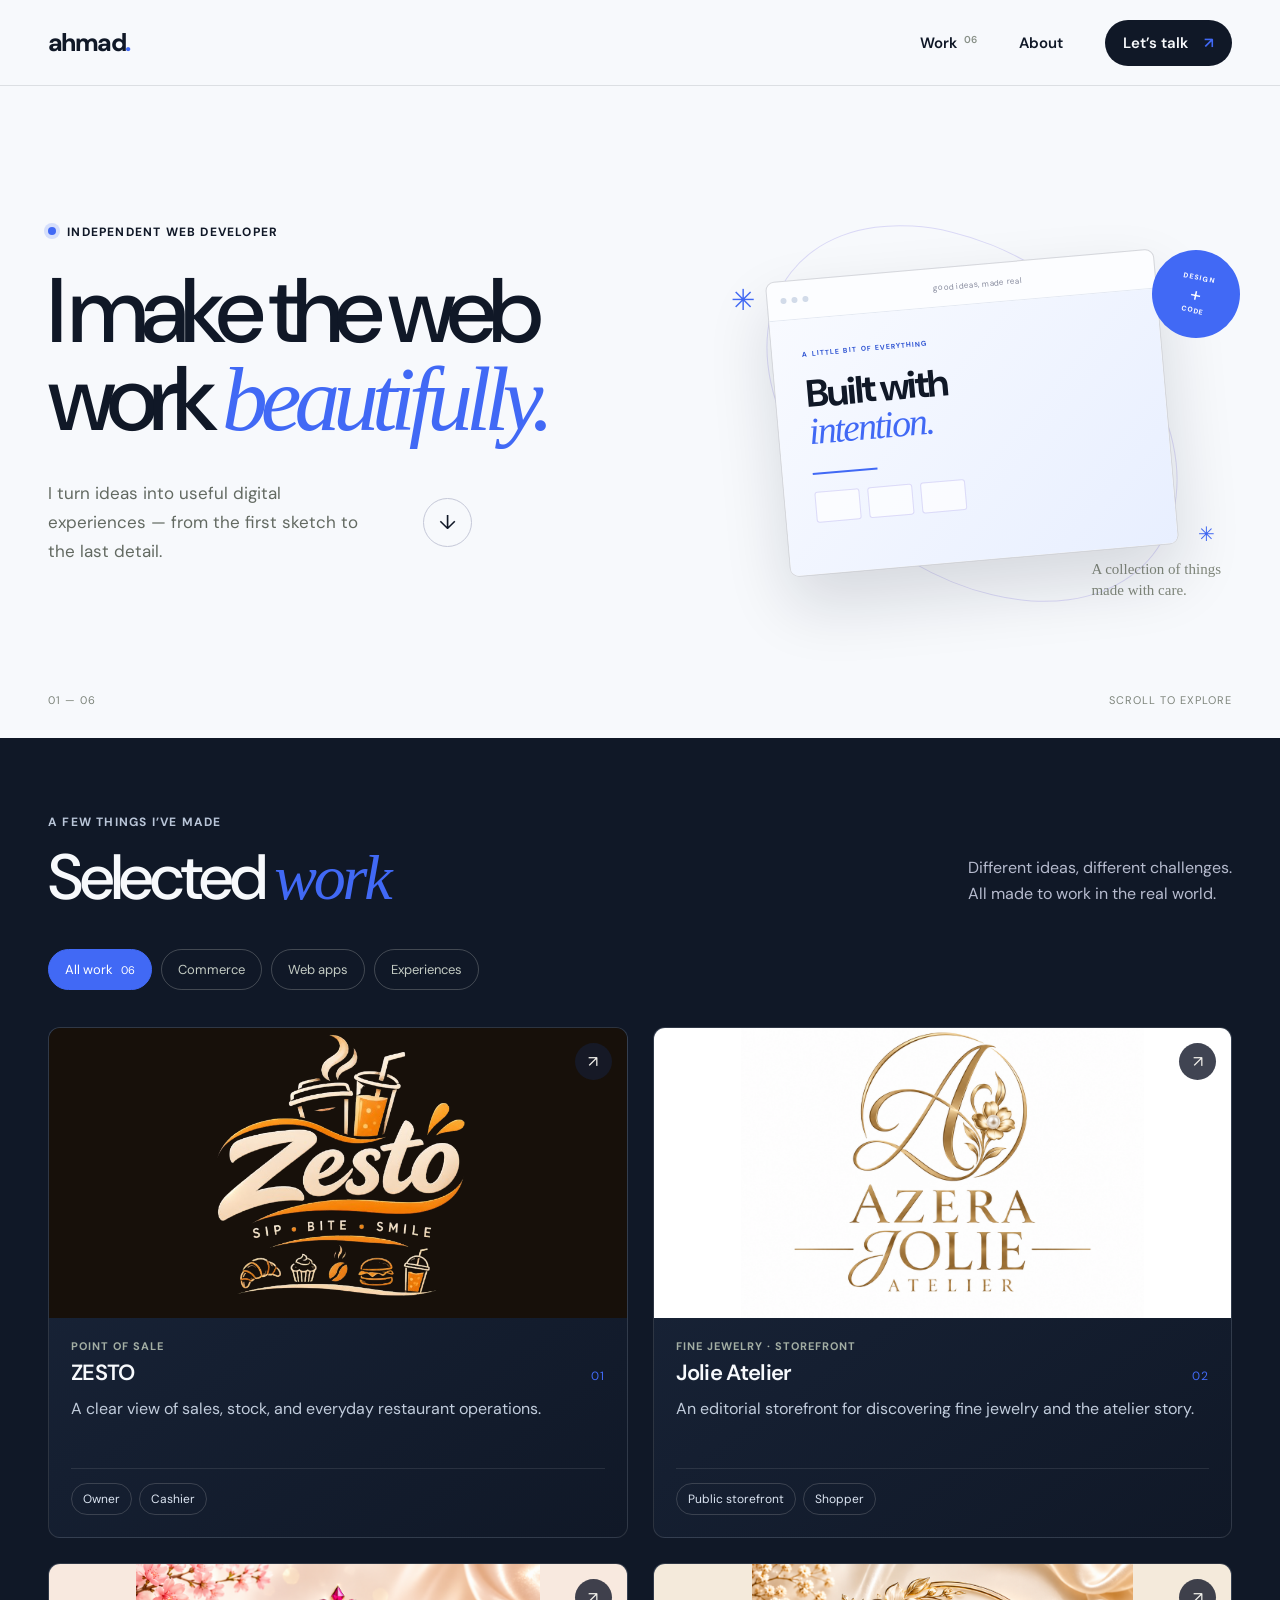
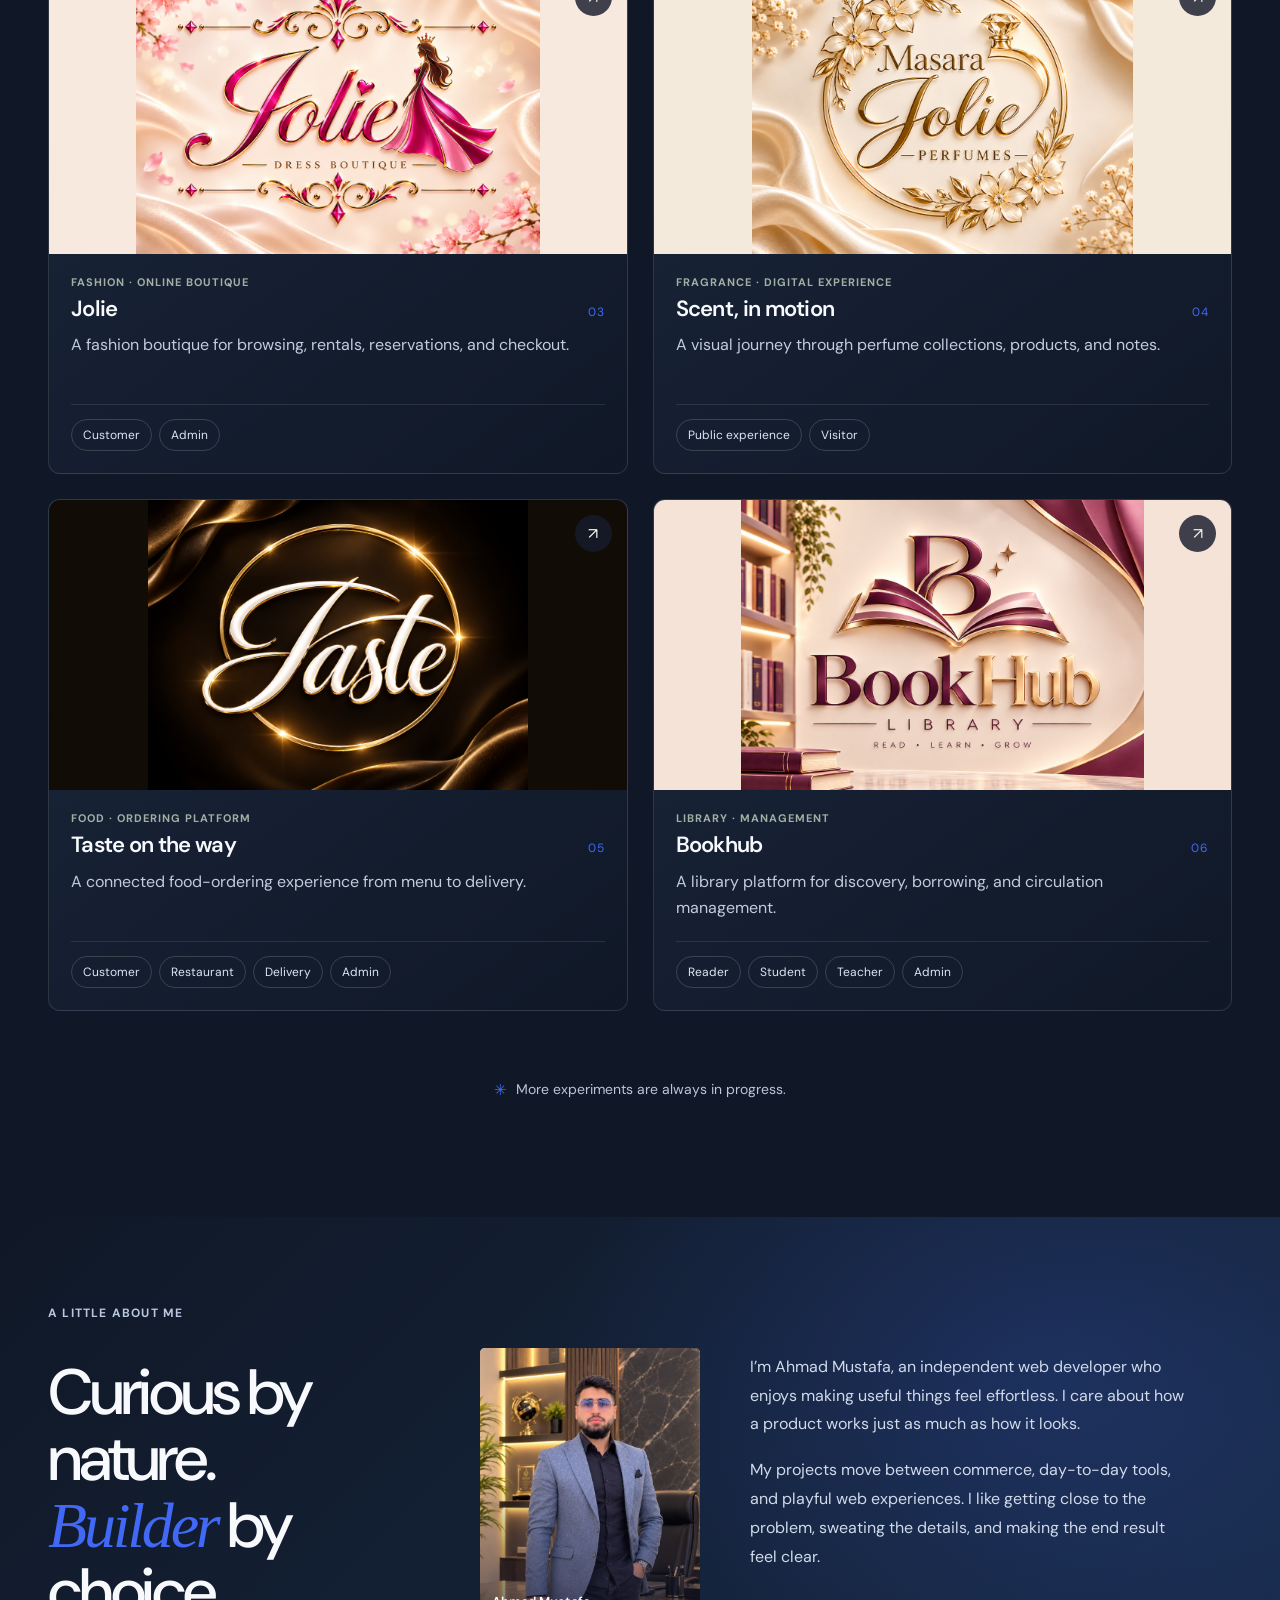
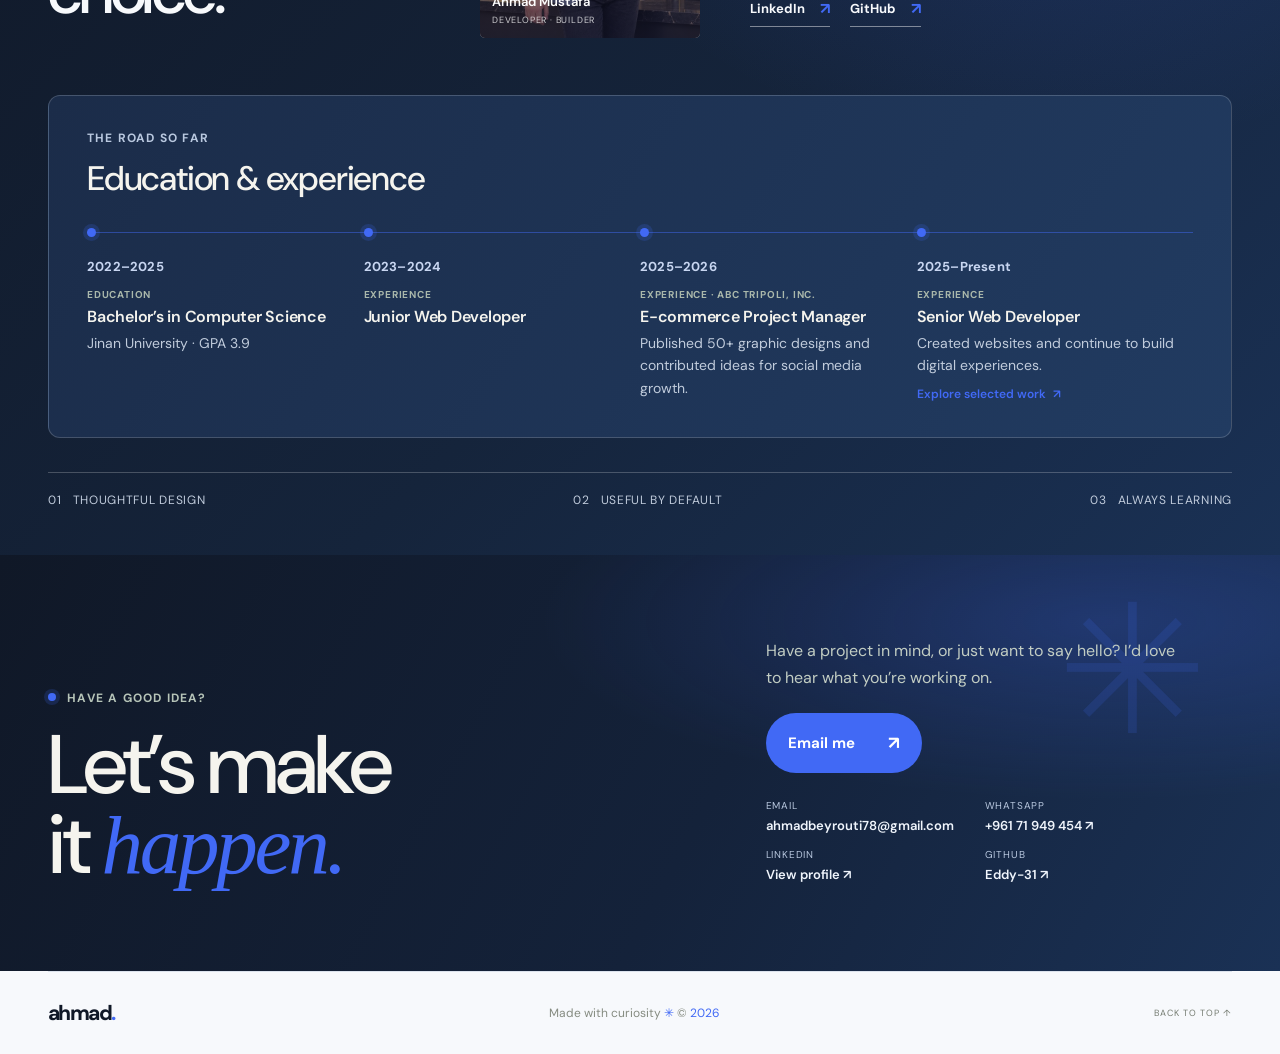
<file: index.html>
<!doctype html>
<html lang="en">
  <head>
    <meta charset="utf-8">
    <meta name="viewport" content="width=device-width, initial-scale=1">
    <meta name="theme-color" content="#f5f4ee">
    <meta name="description" content="A collection of thoughtful digital products, storefronts, and tools by Ahmad Mustafa.">
    <title>Ahmad Mustafa — Selected work</title>
    <meta property="og:title" content="Ahmad Mustafa | Portfolio">
    <meta property="og:description" content="Explore my web development projects and skills.">
    <meta property="og:image" content="https://eddy-31.github.io/My-Portofolio/portfolio-preview.jpg">
    <meta property="og:image:type" content="image/jpeg">
    <meta property="og:image:width" content="1200">
    <meta property="og:image:height" content="630">
    <meta property="og:image:alt" content="Ahmad Mustafa - Full Stack Developer portfolio preview">
    <meta property="og:url" content="https://eddy-31.github.io/My-Portofolio/">
    <meta property="og:type" content="website">
    <link rel="preconnect" href="https://fonts.googleapis.com">
    <link rel="preconnect" href="https://fonts.gstatic.com" crossorigin>
    <link href="https://fonts.googleapis.com/css2?family=DM+Sans:wght@400;500;600;700&family=Manrope:wght@400;500;600;700;800&display=swap" rel="stylesheet">
    <link rel="stylesheet" href="styles.css">
    <script src="script.js" defer></script>
  </head>
  <body>
    <header class="site-header">
      <a class="wordmark" href="#home" aria-label="Ahmad, home">ahmad<span>.</span></a>
      <button class="menu-toggle" type="button" aria-expanded="false" aria-controls="site-nav">
        <span></span><span></span><span class="sr-only">Toggle navigation</span>
      </button>
      <nav class="site-nav" id="site-nav" aria-label="Main navigation">
        <a href="#work">Work <span>06</span></a>
        <a href="#about">About</a>
        <a class="nav-contact" href="#contact">Let’s talk <span aria-hidden="true">↗</span></a>
      </nav>
    </header>

    <main>
      <section class="hero page-wrap" id="home">
        <div class="hero-copy">
          <p class="eyebrow"><span class="availability-dot"></span> INDEPENDENT WEB DEVELOPER</p>
          <h1>I make the web<br>work <em>beautifully.</em></h1>
          <div class="hero-bottom">
            <p class="hero-intro">I turn ideas into useful digital experiences — from the first sketch to the last detail.</p>
            <a class="round-link" href="#work" aria-label="Explore selected work"><span>↓</span></a>
          </div>
        </div>
        <div class="hero-art" aria-label="Abstract illustration of a browser window and interface cards">
          <div class="art-orbit orbit-one"></div>
          <div class="art-orbit orbit-two"></div>
          <div class="art-browser">
            <div class="browser-bar"><i></i><i></i><i></i><span>good ideas, made real</span></div>
            <div class="browser-content">
              <div class="art-label">A LITTLE BIT OF EVERYTHING</div>
              <div class="art-headline">Built with<br><em>intention.</em></div>
              <div class="art-line"></div>
              <div class="art-mini-grid"><b></b><b></b><b></b></div>
            </div>
          </div>
          <div class="art-sticker"><span>DESIGN</span><b>+</b><span>CODE</span></div>
          <div class="art-sparkle sparkle-one">✳</div>
          <div class="art-sparkle sparkle-two">✳</div>
          <div class="art-caption">A collection of things<br>made with care.</div>
        </div>
        <div class="hero-index"><span>01 — 06</span><span>SCROLL TO EXPLORE</span></div>
      </section>

      <section class="work-section page-wrap" id="work">
        <div class="section-heading">
          <div>
            <p class="eyebrow">A FEW THINGS I’VE MADE</p>
            <h2>Selected <em>work</em></h2>
          </div>
          <p class="section-note">Different ideas, different challenges.<br>All made to work in the real world.</p>
        </div>

        <div class="filters" role="group" aria-label="Filter projects">
          <button class="filter-button is-active" type="button" data-filter="all" aria-pressed="true">All work <span>06</span></button>
          <button class="filter-button" type="button" data-filter="commerce" aria-pressed="false">Commerce</button>
          <button class="filter-button" type="button" data-filter="web-app" aria-pressed="false">Web apps</button>
          <button class="filter-button" type="button" data-filter="experience" aria-pressed="false">Experiences</button>
        </div>

        <div class="project-grid">
          <article class="project-card" data-category="web-app">
            <a class="project-link" href="project.html?project=zesto" aria-label="Explore ZESTO for owners and cashiers">
              <div class="project-image brand-cover brand-cover-zesto">
                <img class="project-snapshot-image is-brand-logo" src="images/brand-logos/zesto.png" alt="ZESTO logo" loading="lazy">
                <span class="image-index">01 / OPERATIONS</span>
                <span class="project-arrow" aria-hidden="true">↗</span>
              </div>
              <div class="project-card-content">
                <p class="project-type">POINT OF SALE</p>
                <div class="project-card-title"><h3>ZESTO</h3><span>01</span></div>
                <p class="project-description">A clear view of sales, stock, and everyday restaurant operations.</p>
                <div class="project-roles" aria-label="Project roles"><span>Owner</span><span>Cashier</span></div>
              </div>
            </a>
          </article>

          <article class="project-card" data-category="commerce">
            <a class="project-link" href="project.html?project=atelier" aria-label="Explore the Jolie Atelier jewelry storefront">
              <div class="project-image brand-cover brand-cover-atelier">
                <img class="project-snapshot-image is-brand-logo" src="images/brand-logos/atelier.png" alt="Azera Jolie Atelier logo" loading="lazy">
                <span class="image-index">02 / JEWELRY</span>
                <span class="project-arrow" aria-hidden="true">↗</span>
              </div>
              <div class="project-card-content">
                <p class="project-type">FINE JEWELRY · STOREFRONT</p>
                <div class="project-card-title"><h3>Jolie Atelier</h3><span>02</span></div>
                <p class="project-description">An editorial storefront for discovering fine jewelry and the atelier story.</p>
                <div class="project-roles" aria-label="Project audience"><span>Public storefront</span><span>Shopper</span></div>
              </div>
            </a>
          </article>

          <article class="project-card" data-category="commerce">
            <a class="project-link" href="project.html?project=jolie" aria-label="Explore the Jolie boutique for customers and admins">
              <div class="project-image brand-cover brand-cover-jolie">
                <img class="project-snapshot-image is-brand-logo" src="images/brand-logos/jolie.png" alt="Jolie dress boutique logo" loading="lazy">
                <span class="image-index">03 / BOUTIQUE</span>
                <span class="project-arrow" aria-hidden="true">↗</span>
              </div>
              <div class="project-card-content">
                <p class="project-type">FASHION · ONLINE BOUTIQUE</p>
                <div class="project-card-title"><h3>Jolie</h3><span>03</span></div>
                <p class="project-description">A fashion boutique for browsing, rentals, reservations, and checkout.</p>
                <div class="project-roles" aria-label="Project roles"><span>Customer</span><span>Admin</span></div>
              </div>
            </a>
          </article>

          <article class="project-card" data-category="experience">
            <a class="project-link" href="project.html?project=scent" aria-label="Explore the Jolie perfume collection">
              <div class="project-image brand-cover brand-cover-scent">
                <img class="project-snapshot-image is-brand-logo" src="images/brand-logos/scent.png" alt="Masara Jolie perfumes logo" loading="lazy">
                <span class="image-index">04 / FRAGRANCE</span>
                <span class="project-arrow" aria-hidden="true">↗</span>
              </div>
              <div class="project-card-content">
                <p class="project-type">FRAGRANCE · DIGITAL EXPERIENCE</p>
                <div class="project-card-title"><h3>Scent, in motion</h3><span>04</span></div>
                <p class="project-description">A visual journey through perfume collections, products, and notes.</p>
                <div class="project-roles" aria-label="Project audience"><span>Public experience</span><span>Visitor</span></div>
              </div>
            </a>
          </article>

          <article class="project-card" data-category="web-app">
            <a class="project-link" href="project.html?project=taste" aria-label="Explore Taste for customers, restaurants, delivery, and admins">
              <div class="project-image brand-cover brand-cover-taste">
                <img class="project-snapshot-image is-brand-logo" src="images/brand-logos/taste.png" alt="Taste logo" loading="lazy">
                <span class="image-index">05 / FOOD & DELIVERY</span>
                <span class="project-arrow" aria-hidden="true">↗</span>
              </div>
              <div class="project-card-content">
                <p class="project-type">FOOD · ORDERING PLATFORM</p>
                <div class="project-card-title"><h3>Taste on the way</h3><span>05</span></div>
                <p class="project-description">A connected food-ordering experience from menu to delivery.</p>
                <div class="project-roles" aria-label="Project roles"><span>Customer</span><span>Restaurant</span><span>Delivery</span><span>Admin</span></div>
              </div>
            </a>
          </article>

          <article class="project-card" data-category="web-app">
            <a class="project-link" href="project.html?project=bookhub" aria-label="Explore Bookhub for readers, students, teachers, and admins">
              <div class="project-image brand-cover brand-cover-bookhub">
                <img class="project-snapshot-image is-brand-logo" src="images/brand-logos/bookhub.png" alt="Bookhub library logo" loading="lazy">
                <span class="image-index">06 / LIBRARY</span>
                <span class="project-arrow" aria-hidden="true">↗</span>
              </div>
              <div class="project-card-content">
                <p class="project-type">LIBRARY · MANAGEMENT</p>
                <div class="project-card-title"><h3>Bookhub</h3><span>06</span></div>
                <p class="project-description">A library platform for discovery, borrowing, and circulation management.</p>
                <div class="project-roles" aria-label="Project roles"><span>Reader</span><span>Student</span><span>Teacher</span><span>Admin</span></div>
              </div>
            </a>
          </article>
        </div>
        <p class="grid-footnote"><span>✳</span> More experiments are always in progress.</p>
      </section>

      <section class="about-section" id="about">
        <div class="about-inner page-wrap">
          <p class="eyebrow">A LITTLE ABOUT ME</p>
          <div class="about-content">
            <div class="about-intro">
              <h2>Curious by nature.<br><em>Builder</em> by choice.</h2>
              <figure class="about-portrait">
                <img src="images/ahmad-mustafa.jpeg" alt="Portrait of Ahmad Mustafa">
                <figcaption><strong>Ahmad Mustafa</strong><span>DEVELOPER · BUILDER</span></figcaption>
              </figure>
            </div>
            <div class="about-copy">
              <p>I’m Ahmad Mustafa, an independent web developer who enjoys making useful things feel effortless. I care about how a product works just as much as how it looks.</p>
              <p>My projects move between commerce, day-to-day tools, and playful web experiences. I like getting close to the problem, sweating the details, and making the end result feel clear.</p>
              <div class="about-links">
                <a class="text-link" href="https://www.linkedin.com/in/ahmad-mustafa-e%E1%B4%85%E1%B4%85%CA%8F-2672b339b/" target="_blank" rel="noreferrer">LinkedIn <span>↗</span></a>
                <a class="text-link" href="https://github.com/Eddy-31" target="_blank" rel="noreferrer">GitHub <span>↗</span></a>
              </div>
            </div>
          </div>
          <section class="career-path" aria-labelledby="career-path-title">
            <div class="career-heading">
              <p class="eyebrow">THE ROAD SO FAR</p>
              <h3 id="career-path-title">Education &amp; experience</h3>
            </div>
            <ol class="career-timeline">
              <li>
                <span class="career-date">2022–2025</span>
                <div class="career-entry">
                  <span class="career-type">EDUCATION</span>
                  <h4>Bachelor’s in Computer Science</h4>
                  <p>Jinan University · GPA 3.9</p>
                </div>
              </li>
              <li>
                <span class="career-date">2023–2024</span>
                <div class="career-entry">
                  <span class="career-type">EXPERIENCE</span>
                  <h4>Junior Web Developer</h4>
                </div>
              </li>
              <li>
                <span class="career-date">2025–2026</span>
                <div class="career-entry">
                  <span class="career-type">EXPERIENCE · ABC TRIPOLI, INC.</span>
                  <h4>E-commerce Project Manager</h4>
                  <p>Published 50+ graphic designs and contributed ideas for social media growth.</p>
                </div>
              </li>
              <li>
                <span class="career-date">2025–Present</span>
                <div class="career-entry">
                  <span class="career-type">EXPERIENCE</span>
                  <h4>Senior Web Developer</h4>
                  <p>Created websites and continue to build digital experiences.</p>
                  <a href="#work">Explore selected work <span aria-hidden="true">↗</span></a>
                </div>
              </li>
            </ol>
          </section>
          <div class="about-values"><span>01 &nbsp; THOUGHTFUL DESIGN</span><span>02 &nbsp; USEFUL BY DEFAULT</span><span>03 &nbsp; ALWAYS LEARNING</span></div>
        </div>
      </section>

      <section class="contact-section page-wrap" id="contact">
        <div class="contact-copy">
          <p class="eyebrow"><span class="availability-dot"></span> HAVE A GOOD IDEA?</p>
          <h2>Let’s make<br>it <em>happen.</em></h2>
        </div>
        <div class="contact-action">
          <p>Have a project in mind, or just want to say hello? I’d love to hear what you’re working on.</p>
          <a class="contact-button" href="https://mail.google.com/mail/?view=cm&amp;fs=1&amp;to=ahmadbeyrouti78%40gmail.com" target="_blank" rel="noopener noreferrer">Email me <span>↗</span></a>
          <div class="contact-details" aria-label="Contact details">
            <a href="https://mail.google.com/mail/?view=cm&amp;fs=1&amp;to=ahmadbeyrouti78%40gmail.com" target="_blank" rel="noopener noreferrer"><span>Email</span><strong>ahmadbeyrouti78@gmail.com</strong></a>
            <a href="https://wa.me/96171949454" target="_blank" rel="noopener noreferrer" aria-label="Message me on WhatsApp"><span>WhatsApp</span><strong>+961 71 949 454 ↗</strong></a>
            <a href="https://www.linkedin.com/in/ahmad-mustafa-e%E1%B4%85%E1%B4%85%CA%8F-2672b339b/" target="_blank" rel="noreferrer"><span>LinkedIn</span><strong>View profile ↗</strong></a>
            <a href="https://github.com/Eddy-31" target="_blank" rel="noreferrer"><span>GitHub</span><strong>Eddy-31 ↗</strong></a>
          </div>
        </div>
        <div class="contact-doodle" aria-hidden="true">✳</div>
      </section>
    </main>

    <footer class="site-footer page-wrap">
      <a class="wordmark" href="#home">ahmad<span>.</span></a>
      <p>Made with curiosity <span>✳</span> © <span id="current-year">2026</span></p>
      <a class="back-to-top" href="#home">BACK TO TOP ↑</a>
    </footer>
  </body>
</html>
</file>
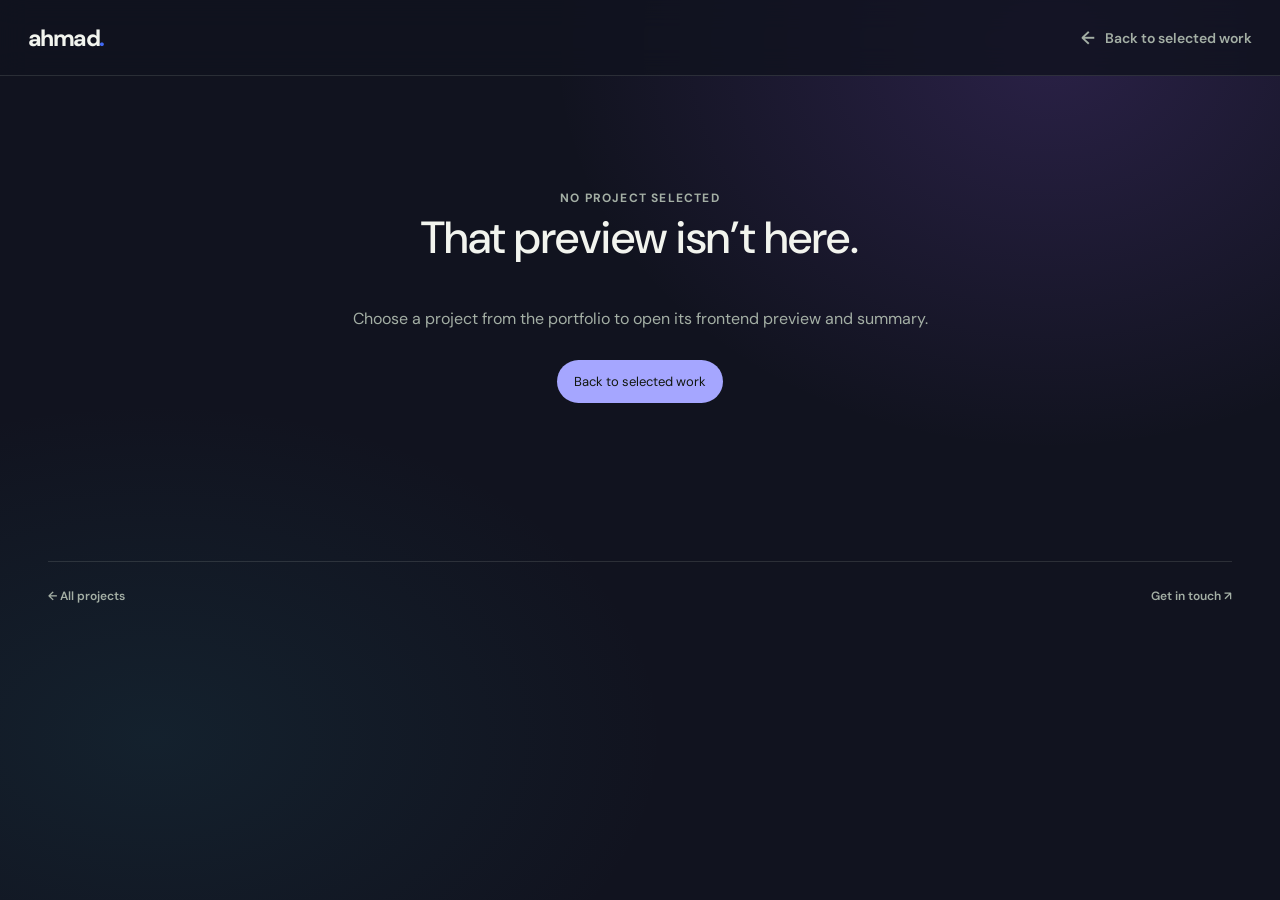
<file: project.html>
<!doctype html>
<html lang="en">
  <head>
    <meta charset="utf-8">
    <meta name="viewport" content="width=device-width, initial-scale=1">
    <meta name="theme-color" content="#f5f4ee">
    <meta name="description" content="Explore a frontend preview and project summary.">
    <title>Project preview — Ahmad Mustafa</title>
    <link rel="preconnect" href="https://fonts.googleapis.com">
    <link rel="preconnect" href="https://fonts.gstatic.com" crossorigin>
    <link href="https://fonts.googleapis.com/css2?family=DM+Sans:wght@400;500;600;700&family=Manrope:wght@400;500;600;700;800&display=swap" rel="stylesheet">
    <link rel="stylesheet" href="styles.css">
    <link rel="stylesheet" href="project.css">
    <script src="project.js" defer></script>
  </head>
  <body class="project-page">
    <header class="project-header">
      <a class="wordmark" href="index.html">ahmad<span>.</span></a>
      <a class="back-link" href="index.html#work"><span aria-hidden="true">←</span> Back to selected work</a>
    </header>
    <main class="project-main page-wrap" id="project-content" aria-live="polite">
      <p class="eyebrow">LOADING PROJECT PREVIEW</p>
    </main>
    <footer class="project-footer page-wrap">
      <a href="index.html#work">← All projects</a>
      <a href="index.html#contact">Get in touch ↗</a>
    </footer>
  </body>
</html>
</file>
<file: styles.css>
:root {
  color-scheme: light;
  --paper: #f7f9fc;
  --ink: #101827;
  --muted: #6d7788;
  --line: #dce3ed;
  --accent: #4169F5;
  --accent-strong: #4169F5;
  --accent-soft: #eaf0ff;
  --deep: #101827;
  --serif: Georgia, "Times New Roman", serif;
  --sans: "DM Sans", "Manrope", sans-serif;
}

* { box-sizing: border-box; }
html { overflow-x: clip; scroll-behavior: smooth; scroll-padding-top: 84px; }
body { margin: 0; background: var(--paper); color: var(--ink); font-family: var(--sans); -webkit-font-smoothing: antialiased; }
a { color: inherit; text-decoration: none; }
button { font: inherit; }
.page-wrap { width: min(1240px, calc(100% - 96px)); margin-inline: auto; }
.sr-only { position: absolute; width: 1px; height: 1px; padding: 0; margin: -1px; overflow: hidden; clip: rect(0,0,0,0); white-space: nowrap; border: 0; }

.site-header { height: 86px; display: flex; align-items: center; justify-content: space-between; padding-inline: max(48px, calc((100vw - 1240px) / 2)); border-bottom: 1px solid rgba(27,32,51,.12); }
.wordmark { font-family: var(--sans); font-size: 25px; font-weight: 800; letter-spacing: -1.6px; }
.wordmark span { color: var(--accent-strong); }
.site-nav { display: flex; align-items: center; gap: 42px; font-size: 15px; font-weight: 600; }
.site-nav a { transition: opacity .2s ease; }
.site-nav a:hover { opacity: .58; }
.site-nav a:first-child span { color: #889087; font-size: 10px; margin-left: 3px; vertical-align: top; }
.site-nav .nav-contact { background: var(--ink); color: var(--paper); padding: 13px 18px; border-radius: 999px; }
.site-nav .nav-contact span { margin-left: 12px; color: var(--accent); }
.menu-toggle { display: none; }

.hero { position: relative; min-height: 652px; display: grid; grid-template-columns: 1.1fr .9fr; align-items: center; padding-top: 14px; }
.hero-copy { position: relative; z-index: 1; padding-bottom: 48px; }
.eyebrow { margin: 0; font-size: 12px; font-weight: 700; letter-spacing: 1.2px; }
.availability-dot { display: inline-block; width: 8px; height: 8px; margin-right: 7px; background: var(--accent); border-radius: 50%; box-shadow: 0 0 0 4px rgba(65,105,245,.18); vertical-align: 1px; }
h1, h2, h3, p { margin-top: 0; }
.hero h1 { margin: 27px 0 35px; font-size: clamp(62px, 7.15vw, 100px); font-weight: 500; line-height: .96; letter-spacing: -7px; }
.hero h1 em, h2 em { font-family: var(--serif); font-weight: 400; }
.hero h1 em { color: var(--accent-strong); }
.hero-bottom { display: flex; align-items: center; gap: 45px; }
.hero-intro { max-width: 330px; margin: 0; color: #636a62; font-size: 17px; line-height: 1.7; }
.round-link { width: 49px; height: 49px; display: grid; place-items: center; border: 1px solid #c5c8d8; border-radius: 50%; font-size: 20px; transition: background .2s, transform .2s; }
.round-link:hover { background: var(--accent); transform: translateY(3px); }
.hero-art { position: relative; height: 440px; display: grid; place-items: center; margin: 0 -12px 12px 0; }
.art-orbit { position: absolute; border: 1px solid rgba(102,85,217,.2); border-radius: 50%; transform: rotate(-28deg); }
.orbit-one { width: 390px; height: 250px; }
.orbit-two { width: 460px; height: 315px; transform: rotate(38deg); }
.art-browser { position: relative; z-index: 1; width: min(390px, 82%); background: #fcfdff; border: 1px solid rgba(16,24,39,.16); border-radius: 9px; box-shadow: 0 30px 65px rgba(16,24,39,.14); transform: rotate(-5deg); overflow: hidden; }
.browser-bar { height: 39px; display: flex; align-items: center; gap: 5px; padding: 0 13px; border-bottom: 1px solid #e4e9f2; }
.browser-bar i { width: 6px; height: 6px; display: block; border-radius: 50%; background: #d2dbe9; }
.browser-bar span { margin: 0 auto; color: #85899c; font-size: 8px; letter-spacing: .3px; }
.browser-content { min-height: 255px; padding: 30px 30px 26px; background: linear-gradient(135deg,#f8faff 0%,#e8efff 100%); }
.art-label { color: #3156d3; font-size: 7px; font-weight: 700; letter-spacing: 1.1px; }
.art-headline { margin-top: 18px; font-size: 38px; line-height: .98; font-weight: 700; letter-spacing: -2px; }
.art-headline em { color: var(--accent-strong); font-family: var(--serif); font-weight: 400; }
.art-line { width: 65px; height: 2px; margin: 23px 0 17px; background: var(--accent); }
.art-mini-grid { display: flex; gap: 8px; }
.art-mini-grid b { width: 45px; height: 31px; border: 1px solid rgba(102,85,217,.2); border-radius: 3px; background: rgba(255,255,255,.65); }
.art-sticker { position: absolute; z-index: 2; top: 57px; right: 4px; width: 88px; height: 88px; display: flex; flex-direction: column; align-items: center; justify-content: center; gap: 1px; background: var(--accent); border-radius: 50%; transform: rotate(12deg); color: #fff; font-size: 7px; font-weight: 700; letter-spacing: 1px; }
.art-sticker b { font-size: 20px; line-height: 1.1; font-weight: 400; }
.art-sparkle { position: absolute; color: var(--accent); }
.sparkle-one { left: 32px; top: 88px; font-size: 29px; }
.sparkle-two { right: 29px; bottom: 86px; font-size: 20px; }
.art-caption { position: absolute; right: 23px; bottom: 31px; color: #81887c; font-family: var(--serif); font-size: 15px; line-height: 1.45; }
.hero-index { position: absolute; bottom: 31px; left: 0; right: 0; display: flex; justify-content: space-between; color: #7d847b; font-size: 11px; letter-spacing: 1px; }

.work-section { width: 100%; margin-inline: 0; padding: 76px max(48px, calc((100vw - 1240px) / 2)) 117px; background: #101827; color: var(--paper); }
.work-section .eyebrow { color: #b9c5d8; }
.section-heading { display: flex; align-items: end; justify-content: space-between; margin-bottom: 37px; }
.section-heading h2, .about-content h2, .contact-copy h2 { margin: 15px 0 0; font-size: clamp(43px, 5vw, 65px); font-weight: 500; letter-spacing: -3.2px; line-height: 1.04; }
.section-heading h2 em { color: var(--accent); }
.section-note { margin: 0 0 4px; color: #b6bbce; font-size: 16px; line-height: 1.65; }
.filters { display: flex; flex-wrap: wrap; gap: 9px; margin-bottom: 37px; }
.filter-button { padding: 11px 16px; border: 1px solid rgba(245,244,238,.22); border-radius: 999px; color: #c3cbc3; background: transparent; cursor: pointer; font-size: 13px; transition: color .2s, background .2s, border-color .2s; }
.filter-button:hover, .filter-button.is-active { color: #fff; border-color: var(--accent); background: var(--accent); }
.filter-button span { margin-left: 5px; color: var(--accent); font-size: 11px; }
.filter-button.is-active span { color: #fff; }
.project-grid { display: grid; grid-template-columns: repeat(2, minmax(0, 1fr)); gap: 25px; align-items: stretch; }
.project-card { min-width: 0; overflow: hidden; border: 1px solid rgba(245,244,238,.12); border-radius: 12px; background: linear-gradient(145deg, #1a263b, #101827); transition: border-color .25s, transform .25s, box-shadow .25s; }
.project-card.is-hidden { display: none; }
.project-link { display: flex; height: 100%; flex-direction: column; }
.project-image { position: relative; height: 290px; overflow: hidden; background: #202b24; }
.project-snapshot-image { position: absolute; inset: 0; width: 100%; height: 100%; object-fit: cover; object-position: center 24%; transition: transform .5s ease; }
.brand-cover { background-position: center; background-size: cover; }
.brand-cover-zesto { background-color: #17100a; }
.brand-cover-atelier { background-color: #fff; }
.brand-cover-jolie { background-color: #f8e9df; }
.brand-cover-scent { background-color: #f4eadb; }
.brand-cover-taste { background-color: #120c07; }
.brand-cover-bookhub { background-color: #f4e3d6; }
.project-snapshot-image.is-brand-logo { object-fit: contain; object-position: center; }
.project-link:hover .project-snapshot-image.is-brand-logo { transform: scale(1.02); }
.brand-cover .image-index { display: none; }
.project-card:hover { transform: translateY(-4px); border-color: rgba(65,105,245,.58); box-shadow: 0 18px 40px rgba(0,0,0,.24); }
.project-link:hover .project-snapshot-image { transform: scale(1.045); }
.image-index { position: absolute; bottom: 16px; left: 17px; z-index: 2; padding: 7px 10px; border: 1px solid rgba(255,255,255,.35); border-radius: 99px; background: rgba(22,31,26,.42); color: #fff; font-size: 8px; letter-spacing: 1px; backdrop-filter: blur(8px); }
.project-arrow { position: absolute; z-index: 2; top: 15px; right: 15px; width: 37px; height: 37px; display: grid; place-items: center; background: rgba(23,27,44,.82); color: #f5f4ee; border-radius: 50%; font-size: 16px; transition: color .2s, background .2s, transform .2s; }
.project-link:hover .project-arrow { transform: rotate(45deg); background: var(--accent); color: #fff; }
.project-card-content { display: flex; flex: 1; flex-direction: column; padding: 21px 22px 22px; }
.project-type { margin: 0 0 7px; color: #a3aea4; font-size: 11px; letter-spacing: 1px; font-weight: 700; }
.project-card-title { display: flex; align-items: baseline; justify-content: space-between; gap: 12px; }
.project-card-title h3 { margin: 0; color: var(--paper); font-size: 22px; line-height: 1.2; font-weight: 600; letter-spacing: -.7px; }
.project-card-title > span { color: var(--accent); font-size: 12px; letter-spacing: 1px; }
.project-description { max-width: 520px; min-height: 54px; margin: 10px 0 18px; color: #c1ccdc; font-size: 16px; line-height: 1.65; }
.project-roles { display: flex; flex-wrap: wrap; gap: 7px; margin-top: auto; padding-top: 14px; border-top: 1px solid rgba(245,244,238,.1); }
.project-roles span { padding: 7px 11px; border: 1px solid rgba(245,244,238,.17); border-radius: 99px; color: #dce5f2; font-size: 12px; }
.grid-footnote { margin: 69px 0 0; text-align: center; color: #b9c5d8; font-size: 14px; }
.grid-footnote span { margin-right: 5px; color: var(--accent); font-size: 15px; vertical-align: -1px; }

.about-section { background: radial-gradient(ellipse at 82% 18%, rgba(65,105,245,.2), transparent 34%), linear-gradient(135deg, #101827 0%, #15243b 58%, #1a3155 100%); padding-block: 88px 47px; color: var(--paper); }
.about-inner > .eyebrow { color: #b9c8df; }
.about-content { display: grid; grid-template-columns: 1.15fr .85fr; gap: 50px; margin-top: 27px; }
.about-intro { display: grid; grid-template-columns: minmax(0, 1fr) 220px; align-items: center; gap: 20px; }
.about-content h2 { margin: 0; color: var(--paper); font-size: clamp(43px, 5vw, 65px); }
.about-content h2 em { color: var(--accent-strong); }
.about-portrait { position: relative; height: 290px; margin: 0; overflow: hidden; border-radius: 5px; background: #d4dfef; }
.about-portrait::after { position: absolute; inset: 45% 0 0; content: ""; background: linear-gradient(transparent, rgba(20,22,42,.72)); }
.about-portrait img { width: 100%; height: 100%; display: block; object-fit: cover; object-position: center 27%; }
.about-portrait figcaption { position: absolute; z-index: 1; right: 12px; bottom: 12px; left: 12px; display: grid; gap: 4px; color: #fff; }
.about-portrait figcaption strong { font-size: 13px; font-weight: 600; }
.about-portrait figcaption span { color: rgba(255,255,255,.77); font-size: 9px; letter-spacing: .8px; }
.about-copy { max-width: 440px; padding-top: 5px; }
.about-copy p { margin-bottom: 17px; color: #d0daea; font-size: 16px; line-height: 1.8; }
.about-links { display: flex; flex-wrap: wrap; gap: 20px; margin-top: 22px; }
.text-link { display: inline-flex; gap: 15px; align-items: center; margin-top: 5px; font-size: 13px; font-weight: 700; border-bottom: 1px solid rgba(255,255,255,.45); padding-bottom: 7px; }
.text-link span { color: var(--accent-strong); font-size: 16px; }
.career-path { margin-top: 57px; padding: 34px 38px; border: 1px solid rgba(255,255,255,.18); border-radius: 12px; background: linear-gradient(125deg, #1b2c49, #213b61); color: var(--paper); }
.career-heading .eyebrow { color: #b9c8df; }
.career-heading h3 { margin: 10px 0 0; color: #f5f4ee; font-size: clamp(24px, 3vw, 34px); font-weight: 500; letter-spacing: -1.2px; }
.career-timeline { display: grid; grid-template-columns: repeat(4, minmax(0, 1fr)); gap: 0; margin: 31px 0 0; padding: 25px 0 0; border-top: 1px solid rgba(65,105,245,.48); list-style: none; }
.career-timeline li { position: relative; min-width: 0; padding: 0 18px 0 0; }
.career-timeline li:last-child { padding-bottom: 0; }
.career-timeline li::before { position: absolute; top: -30px; left: 0; width: 9px; height: 9px; content: ""; border-radius: 50%; background: var(--accent); box-shadow: 0 0 0 4px rgba(65,105,245,.18); }
.career-date { display: block; margin-bottom: 13px; color: #c8d6f1; font-size: 13px; font-weight: 700; letter-spacing: .2px; white-space: nowrap; }
.career-entry { min-width: 0; }
.career-type { display: block; margin-bottom: 5px; color: #aab8ab; font-size: 10px; font-weight: 700; letter-spacing: .8px; }
.career-entry h4 { margin: 0 0 5px; color: #f5f4ee; font-size: 16px; font-weight: 600; letter-spacing: -.25px; }
.career-entry p { margin: 0; color: #c1ccdc; font-size: 14px; line-height: 1.6; }
.career-entry a { display: inline-flex; gap: 7px; margin-top: 9px; color: var(--accent); font-size: 12px; font-weight: 600; }
.career-entry a span { transition: transform .2s; }
.career-entry a:hover span { transform: translate(2px, -2px); }
.about-values { display: flex; justify-content: space-between; gap: 20px; margin-top: 34px; padding-top: 19px; border-top: 1px solid rgba(255,255,255,.22); color: #c1ccdc; font-size: 12px; letter-spacing: .7px; }

.contact-section { position: relative; isolation: isolate; display: grid; grid-template-columns: 1fr .65fr; align-items: end; min-height: 390px; padding-block: 82px 85px; }
.contact-section::before { content: ""; position: absolute; z-index: -1; inset-block: 0; left: 50%; width: 100vw; transform: translateX(-50%); background: radial-gradient(ellipse at 86% 16%, rgba(65,105,245,.24), transparent 36%), linear-gradient(118deg, #101827 0%, #14223a 56%, #1a3155 100%); }
.contact-copy, .contact-action { position: relative; z-index: 1; }
.contact-section .eyebrow { color: #b6c4b8; }
.contact-copy h2 { margin-top: 19px; color: #f5f4ee; font-size: clamp(58px, 7vw, 83px); line-height: .97; }
.contact-copy h2 em { color: var(--accent); }
.contact-action { max-width: 420px; padding-bottom: 3px; }
.contact-action p { margin: 0 0 22px; color: #c2cdc3; font-size: 16px; line-height: 1.7; }
.contact-button { min-width: 156px; min-height: 60px; display: inline-flex; align-items: center; justify-content: space-between; gap: 18px; padding: 17px 22px; border-radius: 999px; background: var(--accent); color: #fff; font-size: 15px; font-weight: 700; transition: background .2s, transform .2s; }
.contact-button span { color: #fff; font-size: 18px; }
.contact-button:hover { background: #3156d3; transform: translateY(-2px); }
.contact-button:focus-visible { outline: 3px solid #fff; outline-offset: 4px; }
.contact-details { display: grid; grid-template-columns: repeat(2, minmax(0, 1fr)); gap: 14px 18px; margin-top: 26px; }
.contact-details a { min-width: 0; display: grid; gap: 5px; }
.contact-details a:hover strong { color: var(--accent); }
.contact-details span { color: #b9c8df; font-size: 10px; letter-spacing: .8px; text-transform: uppercase; }
.contact-details strong { overflow-wrap: anywhere; color: #f0f5fc; font-size: 13px; font-weight: 600; transition: color .2s; }
.contact-doodle { position: absolute; top: 27px; right: 24px; color: rgba(65,105,245,.16); font-size: 180px; line-height: 1; }
.site-footer { min-height: 83px; display: flex; align-items: center; justify-content: space-between; border-top: 1px solid var(--line); }
.site-footer .wordmark { font-size: 21px; }
.site-footer p { margin: 0; color: #858b80; font-size: 12px; }
.site-footer p span { color: var(--accent-strong); }
.back-to-top { color: #747b70; font-size: 9px; letter-spacing: 1px; }

@media (min-width: 1400px) {
  .hero h1 { font-size: 100px; }
}
@media (max-width: 900px) {
  .page-wrap { width: min(100% - 56px, 720px); }
  .site-header { padding-inline: 28px; }
  .hero { min-height: auto; grid-template-columns: 1fr .8fr; padding-top: 90px; padding-bottom: 95px; }
  .hero h1 { font-size: clamp(59px, 9vw, 79px); letter-spacing: -5px; }
  .hero-art { height: 360px; }
  .orbit-one { width: 280px; height: 220px; }
  .orbit-two { width: 250px; height: 220px; }
  .art-browser { width: 85%; }
  .browser-content { min-height: 220px; padding: 25px; }
  .art-headline { font-size: 32px; }
  .art-caption { right: 0; bottom: 13px; }
  .hero-index { bottom: 25px; }
  .about-content { grid-template-columns: 1.1fr .9fr; gap: 30px; }
  .about-intro { grid-template-columns: minmax(0,1fr) 140px; gap: 15px; }
  .about-content h2 { font-size: clamp(38px, 4.7vw, 55px); }
  .about-portrait { height: 230px; }
  .work-section { width: 100%; margin-inline: 0; padding: 50px max(28px, calc((100vw - 720px) / 2)) 117px; }
  .project-image { height: 260px; }
  .career-timeline { grid-template-columns: 1fr; margin-left: 4px; padding: 0 0 0 21px; border-top: 0; border-left: 1px solid rgba(65,105,245,.48); }
  .career-timeline li { display: grid; grid-template-columns: 110px minmax(0, 1fr); gap: 18px; padding: 0 0 24px; }
  .career-timeline li::before { top: 4px; left: -26px; }
  .career-date { margin-bottom: 0; padding-top: 2px; }
}
@media (max-width: 640px) {
  html { scroll-padding-top: 68px; }
  .page-wrap { width: calc(100% - 40px); }
  .site-header { height: 68px; padding-inline: 20px; }
  .wordmark { font-size: 23px; }
  .menu-toggle { width: 38px; height: 38px; display: flex; flex-direction: column; justify-content: center; align-items: center; gap: 5px; border: 1px solid #d9dcd3; border-radius: 50%; background: transparent; cursor: pointer; }
  .menu-toggle span:not(.sr-only) { width: 14px; height: 1px; background: var(--ink); }
  .site-nav { position: absolute; top: 60px; left: 12px; right: 12px; z-index: 10; display: none; align-items: stretch; gap: 0; padding: 10px; border: 1px solid var(--line); border-radius: 8px; background: var(--paper); box-shadow: 0 12px 24px rgba(31,40,33,.1); }
  .site-nav.is-open { display: flex; flex-direction: column; }
  .site-nav a { padding: 14px 12px; }
  .site-nav .nav-contact { margin-top: 4px; }
  .hero { display: flex; flex-direction: column; align-items: stretch; padding-top: 72px; padding-bottom: 86px; }
  .hero-copy { padding: 0; }
  .eyebrow { font-size: 11px; }
  .hero h1 { margin: 25px 0 25px; font-size: clamp(58px, 14vw, 78px); letter-spacing: -5px; }
  .hero-bottom { justify-content: space-between; gap: 20px; }
  .hero-intro { max-width: 300px; font-size: 15px; }
  .round-link { flex: 0 0 45px; width: 45px; height: 45px; }
  .hero-art { height: 315px; margin: 34px 0 0; }
  .orbit-one { width: min(290px, calc(100vw - 110px)); height: 205px; }
  .orbit-two { width: min(270px, calc(100vw - 155px)); height: 260px; }
  .art-browser { width: 75%; }
  .browser-bar { height: 32px; }
  .browser-content { min-height: 188px; padding: 21px; }
  .art-headline { margin-top: 13px; font-size: 30px; }
  .art-line { margin: 16px 0 11px; }
  .art-mini-grid b { width: 35px; height: 25px; }
  .art-sticker { top: 22px; right: 2px; width: 72px; height: 72px; }
  .art-caption { bottom: 0; right: 2px; font-size: 13px; }
  .sparkle-one { left: 2px; top: 56px; }
  .sparkle-two { right: 12px; bottom: 84px; }
  .hero-index { bottom: 26px; font-size: 10px; }
  .work-section { width: 100%; margin-inline: 0; padding: 31px 20px 78px; }
  .section-heading { align-items: start; flex-direction: column; gap: 14px; margin-bottom: 25px; }
  .section-heading h2, .about-content h2 { font-size: 48px; letter-spacing: -2.7px; }
  .section-note { font-size: 15px; }
  .filters { gap: 7px; margin-bottom: 27px; }
  .filter-button { padding: 10px 13px; font-size: 12px; }
  .project-grid { grid-template-columns: 1fr; gap: 43px; }
  .project-image { height: min(77vw, 355px); }
  .project-card-content { padding: 18px; }
  .project-card-title h3 { font-size: 19px; }
  .project-description { min-height: 0; font-size: 15px; }
  .grid-footnote { margin-top: 48px; }
  .about-section { padding-block: 64px 32px; }
  .about-content { grid-template-columns: 1fr; gap: 21px; margin-top: 22px; }
  .about-intro { grid-template-columns: minmax(0,1fr) 132px; gap: 12px; align-items: start; }
  .about-content h2 { font-size: clamp(34px, 10vw, 42px); letter-spacing: -2.2px; }
  .about-portrait { height: 178px; }
  .about-copy p { font-size: 15px; }
  .career-path { margin-top: 38px; padding: 25px 22px; }
  .career-timeline { margin-top: 24px; padding-left: 17px; }
  .career-timeline li { grid-template-columns: 88px minmax(0, 1fr); gap: 12px; }
  .career-timeline li::before { left: -22px; }
  .career-date { font-size: 12px; }
  .career-entry h4 { font-size: 15px; }
  .career-entry p { font-size: 13px; }
  .about-values { flex-direction: column; gap: 14px; margin-top: 28px; font-size: 11px; }
  .contact-section { min-height: 0; grid-template-columns: 1fr; gap: 30px; padding-block: 69px 72px; }
  .contact-copy h2 { font-size: 68px; }
  .contact-action { max-width: 100%; }
  .contact-action p { max-width: 300px; font-size: 15px; }
  .contact-doodle { top: 28px; right: -9px; font-size: 125px; }
  .site-footer { min-height: 75px; }
  .site-footer .wordmark { font-size: 19px; }
  .site-footer p { font-size: 10px; }
  .back-to-top { font-size: 7px; letter-spacing: .7px; }
}
@media (prefers-reduced-motion: reduce) {
  *, *::before, *::after { scroll-behavior: auto !important; transition-duration: .01ms !important; animation-duration: .01ms !important; animation-iteration-count: 1 !important; }
}
</file>
<file: project.css>
.project-page {
  --project-bg: #11131f;
  --project-panel: #181829;
  --project-raised: #22233a;
  --project-line: rgba(235,242,231,.12);
  --project-text: #f2f4ee;
  --project-muted: #a4afa5;
  --project-accent: #a5a6ff;
  --project-accent-soft: rgba(165,166,255,.1);
  --project-accent-border: rgba(165,166,255,.34);
  --project-header-bg: rgba(17,19,31,.82);
  --project-glow-top: rgba(141,88,228,.2);
  --project-glow-bottom: rgba(39,135,150,.12);
  --project-intro-glow: rgba(165,166,255,.16);
  --project-intro-start: #211e39;
  --project-intro-end: #151827;
  --project-journey-bg-start: #eff0fb;
  --project-journey-bg-end: #e3e5f7;
  --project-journey-border: #b6b9db;
  --project-journey-node: #fafaff;
  --project-journey-node-border: #cccee5;
  --project-journey-text: #20213a;
  --project-journey-muted: #4e506b;
  --project-journey-label: #514d8c;
  --project-journey-accent: #595bb4;
  --project-stack-text: #e1e2fb;
  min-height: 100vh;
  background: radial-gradient(ellipse at 82% 5%, var(--project-glow-top), transparent 31rem), radial-gradient(ellipse at 12% 82%, var(--project-glow-bottom), transparent 32rem), var(--project-bg);
  color: var(--project-text);
}
.project-page.project-theme-zesto {
  --project-bg: #15100b;
  --project-panel: #21170f;
  --project-raised: #2b2014;
  --project-line: rgba(255,238,211,.14);
  --project-text: #fff7eb;
  --project-muted: #c4b39b;
  --project-accent: #f3a64a;
  --project-accent-soft: rgba(243,166,74,.1);
  --project-accent-border: rgba(243,166,74,.34);
  --project-header-bg: rgba(21,16,11,.84);
  --project-glow-top: rgba(243,166,74,.22);
  --project-glow-bottom: rgba(214,107,39,.12);
  --project-intro-glow: rgba(255,181,74,.17);
  --project-intro-start: #2b1d10;
  --project-intro-end: #18120c;
  --project-journey-bg-start: #fff4e3;
  --project-journey-bg-end: #f2e4d1;
  --project-journey-border: #d5b987;
  --project-journey-node: #fffaf0;
  --project-journey-node-border: #e1d3b5;
  --project-journey-text: #2b2114;
  --project-journey-muted: #60523f;
  --project-journey-label: #82520e;
  --project-journey-accent: #a95f17;
  --project-stack-text: #f5d69c;
}
.project-page.project-theme-atelier {
  --project-bg: #15120d;
  --project-panel: #211b13;
  --project-raised: #2b2418;
  --project-line: rgba(246,231,201,.15);
  --project-text: #fff9ee;
  --project-muted: #c7b99f;
  --project-accent: #e3bd78;
  --project-accent-soft: rgba(227,189,120,.1);
  --project-accent-border: rgba(227,189,120,.35);
  --project-header-bg: rgba(21,18,13,.84);
  --project-glow-top: rgba(227,189,120,.2);
  --project-glow-bottom: rgba(159,112,54,.11);
  --project-intro-glow: rgba(246,212,147,.16);
  --project-intro-start: #2b2215;
  --project-intro-end: #18140f;
  --project-journey-bg-start: #fff9eb;
  --project-journey-bg-end: #f2e8d5;
  --project-journey-border: #d8c49b;
  --project-journey-node: #fffdf6;
  --project-journey-node-border: #e3d8bf;
  --project-journey-text: #2b2419;
  --project-journey-muted: #625744;
  --project-journey-label: #80602d;
  --project-journey-accent: #98702f;
  --project-stack-text: #f2dfb6;
}
.project-page.project-theme-jolie {
  --project-bg: #1a1018;
  --project-panel: #241520;
  --project-raised: #332033;
  --project-line: rgba(255,232,244,.14);
  --project-text: #fff3f8;
  --project-muted: #c5aebc;
  --project-accent: #f078ad;
  --project-accent-soft: rgba(240,120,173,.1);
  --project-accent-border: rgba(240,120,173,.36);
  --project-header-bg: rgba(26,16,24,.84);
  --project-glow-top: rgba(240,79,150,.2);
  --project-glow-bottom: rgba(179,89,130,.13);
  --project-intro-glow: rgba(240,91,157,.18);
  --project-intro-start: #361a2d;
  --project-intro-end: #20131e;
  --project-journey-bg-start: #fff0f6;
  --project-journey-bg-end: #f6dfea;
  --project-journey-border: #dfb4ca;
  --project-journey-node: #fff9fc;
  --project-journey-node-border: #eacbda;
  --project-journey-text: #381a2e;
  --project-journey-muted: #654357;
  --project-journey-label: #89365f;
  --project-journey-accent: #ad2f68;
  --project-stack-text: #f6c6dd;
}
.project-page.project-theme-scent {
  --project-bg: #14100b;
  --project-panel: #201910;
  --project-raised: #2d2417;
  --project-line: rgba(250,237,214,.14);
  --project-text: #fff8e9;
  --project-muted: #c2b49a;
  --project-accent: #e4bd70;
  --project-accent-soft: rgba(228,189,112,.1);
  --project-accent-border: rgba(228,189,112,.35);
  --project-header-bg: rgba(20,16,11,.84);
  --project-glow-top: rgba(228,189,112,.2);
  --project-glow-bottom: rgba(154,103,49,.12);
  --project-intro-glow: rgba(250,207,122,.16);
  --project-intro-start: #2d2213;
  --project-intro-end: #17120d;
  --project-journey-bg-start: #fff6e6;
  --project-journey-bg-end: #f2e7d2;
  --project-journey-border: #d9c39b;
  --project-journey-node: #fffdf7;
  --project-journey-node-border: #e6d9c0;
  --project-journey-text: #2d2417;
  --project-journey-muted: #625642;
  --project-journey-label: #80602b;
  --project-journey-accent: #9c6d27;
  --project-stack-text: #f2deb0;
}
.project-page.project-theme-taste {
  --project-bg: #11100e;
  --project-panel: #1b1813;
  --project-raised: #292218;
  --project-line: rgba(250,239,216,.14);
  --project-text: #fff9ed;
  --project-muted: #c2b9a7;
  --project-accent: #e8bd65;
  --project-accent-soft: rgba(232,189,101,.1);
  --project-accent-border: rgba(232,189,101,.35);
  --project-header-bg: rgba(17,16,14,.84);
  --project-glow-top: rgba(232,189,101,.2);
  --project-glow-bottom: rgba(160,105,43,.12);
  --project-intro-glow: rgba(248,202,105,.17);
  --project-intro-start: #2d2417;
  --project-intro-end: #17130f;
  --project-journey-bg-start: #fff7e7;
  --project-journey-bg-end: #f2e7d0;
  --project-journey-border: #d9c394;
  --project-journey-node: #fffdf7;
  --project-journey-node-border: #e5d8bb;
  --project-journey-text: #2c2417;
  --project-journey-muted: #615642;
  --project-journey-label: #80602b;
  --project-journey-accent: #986a24;
  --project-stack-text: #f2dca6;
}
.project-page.project-theme-bookhub {
  --project-bg: #170d13;
  --project-panel: #21131b;
  --project-raised: #2e1b25;
  --project-line: rgba(255,235,222,.14);
  --project-text: #fff5ec;
  --project-muted: #c4b0aa;
  --project-accent: #e0b768;
  --project-accent-soft: rgba(224,183,104,.1);
  --project-accent-border: rgba(224,183,104,.35);
  --project-header-bg: rgba(23,13,19,.84);
  --project-glow-top: rgba(182,72,93,.19);
  --project-glow-bottom: rgba(224,183,104,.12);
  --project-intro-glow: rgba(201,112,98,.16);
  --project-intro-start: #2c171f;
  --project-intro-end: #171017;
  --project-journey-bg-start: #fff2e8;
  --project-journey-bg-end: #f4e3dc;
  --project-journey-border: #dbb8ac;
  --project-journey-node: #fffaf6;
  --project-journey-node-border: #ead4ca;
  --project-journey-text: #342027;
  --project-journey-muted: #614d53;
  --project-journey-label: #783448;
  --project-journey-accent: #8e3c56;
  --project-stack-text: #f1d7a4;
}
.project-header { height: 76px; display: flex; align-items: center; justify-content: space-between; padding-inline: max(28px, calc((100vw - 1240px) / 2)); border-bottom: 1px solid var(--project-line); background: var(--project-header-bg); backdrop-filter: blur(14px); }
.project-header .wordmark { font-size: 23px; }
.project-header .wordmark { color: var(--project-text); }
.project-page .eyebrow { font-size: 12px; }
.back-link { display: inline-flex; align-items: center; gap: 10px; color: var(--project-muted); font-size: 14px; font-weight: 600; }
.back-link span { font-size: 18px; }
.back-link:hover, .project-footer a:hover { color: var(--project-accent); }
.project-main { padding-top: 42px; padding-bottom: 88px; }
.project-intro { position: relative; display: grid; grid-template-columns: minmax(0, 1fr) minmax(240px, .55fr); gap: 40px; align-items: end; overflow: hidden; margin-bottom: 24px; padding: clamp(28px, 5vw, 56px); border: 1px solid var(--project-line); border-radius: 24px; background: radial-gradient(circle at 87% 14%, var(--project-intro-glow), transparent 22rem), linear-gradient(135deg, var(--project-intro-start), var(--project-intro-end)); box-shadow: 0 28px 80px rgba(0,0,0,.2); }
.project-intro h1 { max-width: 850px; margin: 15px 0 17px; color: var(--project-text); font-size: clamp(44px, 6vw, 76px); font-weight: 500; line-height: .98; letter-spacing: -4px; }
.project-intro h1 em { color: var(--project-accent); font-family: var(--serif); font-weight: 400; }
.project-lede { max-width: 680px; margin: 0; color: var(--project-muted); font-size: 16px; line-height: 1.8; }
.project-intro-meta { display: grid; justify-items: end; align-content: end; gap: 16px; }
.project-brand { width: min(100%, 360px); height: clamp(220px, 24vw, 280px); overflow: hidden; margin: 0; padding: 10px; border: 1px solid var(--project-line); border-radius: 16px; background: #f7f2e9; }
.project-brand img { width: 100%; height: 100%; display: block; object-fit: contain; }
.project-brand-zesto, .project-brand-taste { background: #120c07; }
.project-brand-atelier { background: #fff; }
.project-brand-jolie { background: #f8e9df; }
.project-brand-scent { background: #f4eadb; }
.project-brand-bookhub { background: #f4e3d6; }
.project-facts { display: flex; flex-wrap: wrap; align-content: end; gap: 8px; justify-content: end; }
.project-fact { padding: 9px 12px; border: 1px solid var(--project-line); border-radius: 999px; color: #d4ddd3; background: rgba(255,255,255,.035); font-size: 12px; }
.project-fact.is-demo { border-color: var(--project-accent-border); color: var(--project-accent); background: var(--project-accent-soft); }
.project-actions { display: flex; flex-wrap: wrap; gap: 10px; margin-top: 25px; }
.project-button { display: inline-flex; align-items: center; gap: 12px; padding: 12px 15px; border: 1px solid var(--project-line); border-radius: 999px; color: var(--project-text); font-size: 13px; font-weight: 600; transition: background .2s, color .2s, border-color .2s, transform .2s; }
.project-button:hover { transform: translateY(-2px); border-color: var(--project-accent); }
.project-button.is-primary { border-color: var(--project-accent); color: #11170f; background: var(--project-accent); }
.project-button.is-primary:hover { filter: brightness(1.08); }
.project-button span { font-size: 15px; }
.journey-map-section { margin-top: 52px; }
.journey-map { display: grid; gap: 12px; }
.journey-lane { display: grid; grid-template-columns: minmax(180px, .7fr) minmax(0, 2fr); align-items: center; gap: 22px; padding: 18px; border: 1px solid var(--project-journey-border); border-radius: 15px; background: linear-gradient(145deg, var(--project-journey-bg-start), var(--project-journey-bg-end)); }
.journey-role .audience-type { color: var(--project-journey-label); font-size: 12px; }
.journey-role h3 { margin: 8px 0 6px; color: var(--project-journey-text); font-size: 21px; font-weight: 600; }
.journey-role p { margin: 0; color: var(--project-journey-muted); font-size: 16px; line-height: 1.6; }
.journey-path { display: grid; grid-template-columns: repeat(3, minmax(0, 1fr)); gap: 12px; margin: 0; padding: 0; list-style: none; }
.journey-step { position: relative; min-width: 0; min-height: 108px; padding: 14px; border: 1px solid var(--project-journey-node-border); border-radius: 11px; background: var(--project-journey-node); }
.journey-step:not(:last-child)::after { content: "→"; position: absolute; z-index: 1; top: 50%; right: -14px; color: var(--project-journey-accent); font-size: 17px; transform: translate(50%, -50%); }
.journey-number { width: 30px; height: 30px; display: grid; place-items: center; border: 1px solid var(--project-journey-accent); border-radius: 50%; color: #fff; background: var(--project-journey-accent); font-size: 12px; font-weight: 700; }
.journey-step h4 { margin: 10px 0 5px; color: var(--project-journey-text); font-size: 17px; font-weight: 600; }
.journey-step p { margin: 0; color: var(--project-journey-muted); font-size: 15px; line-height: 1.55; }
.audience-section { margin-top: 60px; }
.audience-grid { display: grid; grid-template-columns: repeat(auto-fit, minmax(270px, 1fr)); gap: 14px; }
.audience-card { min-width: 0; padding: 20px; border: 1px solid var(--project-line); border-radius: 15px; background: linear-gradient(145deg, rgba(255,255,255,.045), rgba(255,255,255,.015)); }
.audience-type { color: var(--project-accent); font-size: 12px; font-weight: 700; letter-spacing: 1px; }
.audience-card h3 { margin: 10px 0 7px; color: var(--project-text); font-size: 19px; font-weight: 600; letter-spacing: -.4px; }
.audience-card > p { min-height: 38px; margin: 0; color: var(--project-muted); font-size: 15px; line-height: 1.65; }
.role-photo { margin: 16px 0 0; }
.role-photo-controls { display: flex; align-items: center; justify-content: center; gap: 14px; margin-top: 14px; }
.role-photo-controls button { width: 30px; height: 30px; display: grid; place-items: center; border: 1px solid var(--project-line); border-radius: 50%; color: var(--project-text); background: rgba(255,255,255,.04); cursor: pointer; font-size: 15px; transition: border-color .2s, color .2s, background .2s; }
.role-photo-controls button:hover:not(:disabled), .role-photo-controls button:focus-visible { border-color: var(--project-accent); color: #11170f; background: var(--project-accent); }
.role-photo-controls button:disabled { opacity: .4; cursor: not-allowed; }
.role-photo-controls [data-role-count] { color: var(--project-muted); font-size: 12px; font-variant-numeric: tabular-nums; }
.role-photo-frame { position: relative; aspect-ratio: 16 / 10; overflow: hidden; border: 1px solid var(--project-line); border-radius: 11px; background: #080c0a; }
.role-photo-frame img { width: 100%; height: 100%; display: block; object-fit: contain; object-position: center; }
.role-photo-frame span { position: absolute; right: 8px; bottom: 8px; max-width: calc(100% - 16px); overflow: hidden; padding: 6px 8px; border: 1px solid rgba(255,255,255,.12); border-radius: 99px; color: #edf2ec; background: rgba(8,12,10,.82); font-size: 12px; text-overflow: ellipsis; white-space: nowrap; backdrop-filter: blur(8px); }
.role-photo figcaption { display: grid; gap: 4px; margin-top: 8px; }
.role-photo figcaption strong { color: var(--project-text); font-size: 26px; font-weight: 600; }
.role-photo figcaption span { color: #bdc7be; font-size: 24px; line-height: 1.6; }
.role-screen { margin-top: 16px; overflow: hidden; border: 1px solid var(--project-line); border-radius: 11px; background: #0a100d; }
.role-screen-bar { height: 30px; display: flex; align-items: center; gap: 5px; padding: 0 10px; border-bottom: 1px solid var(--project-line); background: #18221b; }
.role-screen-bar i { width: 6px; height: 6px; border-radius: 50%; background: #596a56; }
.role-screen-bar span { overflow: hidden; margin-left: auto; color: #aab5aa; font-size: 8px; text-overflow: ellipsis; white-space: nowrap; }
.role-screen-body { padding: 12px; }
.role-screen-heading { display: grid; gap: 4px; }
.role-screen-heading strong { color: var(--project-text); font-size: 11px; font-weight: 600; }
.role-screen-heading span { color: var(--project-muted); font-size: 8px; }
.role-screen-stats { display: grid; grid-template-columns: repeat(2, minmax(0, 1fr)); gap: 6px; margin-top: 11px; }
.role-screen-stat { min-width: 0; padding: 8px; border: 1px solid rgba(235,242,231,.09); border-radius: 7px; background: rgba(255,255,255,.025); }
.role-screen-stat small, .role-screen-stat strong { display: block; overflow: hidden; text-overflow: ellipsis; white-space: nowrap; }
.role-screen-stat small { color: var(--project-muted); font-size: 7px; }
.role-screen-stat strong { margin-top: 5px; color: var(--project-text); font-size: 11px; font-weight: 600; }
.role-screen-rows { margin-top: 8px; }
.role-screen-row { display: flex; align-items: center; justify-content: space-between; gap: 8px; padding: 8px 0; border-top: 1px solid rgba(235,242,231,.08); }
.role-screen-row > div { min-width: 0; }
.role-screen-row strong, .role-screen-row small { display: block; overflow: hidden; text-overflow: ellipsis; white-space: nowrap; }
.role-screen-row strong { color: #dce4dc; font-size: 8px; font-weight: 600; }
.role-screen-row small { margin-top: 3px; color: var(--project-muted); font-size: 7px; }
.role-screen-row > span { flex: 0 0 auto; color: var(--project-accent); font-size: 8px; }
.role-screen-empty { display: grid; gap: 5px; margin-top: 16px; padding: 13px; border: 1px dashed var(--project-line); border-radius: 9px; color: var(--project-muted); font-size: 9px; line-height: 1.5; }
.role-screen-empty strong { color: var(--project-text); font-size: 10px; }
.detail-section-heading { display: flex; justify-content: space-between; align-items: end; gap: 20px; margin-bottom: 20px; }
.detail-section-heading h2 { margin: 10px 0 0; color: var(--project-text); font-size: clamp(30px, 3.8vw, 42px); font-weight: 500; letter-spacing: -1.5px; }
.stack-section { display: flex; align-items: center; justify-content: space-between; gap: 24px; margin-top: 28px; padding: 25px 30px; border: 1px solid var(--project-line); border-radius: 16px; background: var(--project-panel); }
.stack-section h2 { margin: 8px 0 0; color: var(--project-text); font-size: 22px; font-weight: 500; letter-spacing: -.6px; }
.stack-list { display: flex; flex-wrap: wrap; justify-content: end; gap: 8px; margin: 0; padding: 0; list-style: none; }
.stack-list li { padding: 8px 11px; border: 1px solid var(--project-accent-border); border-radius: 99px; color: var(--project-stack-text); background: var(--project-accent-soft); font-size: 12px; }
.live-preview-section { margin-top: 72px; }
.demo-heading { display: flex; justify-content: space-between; align-items: center; gap: 20px; margin: 34px 0 13px; }
.demo-heading h2 { margin: 0; font-size: 17px; font-weight: 600; letter-spacing: -.3px; }
.demo-heading p { margin: 0; color: #82897e; font-size: 12px; }
.demo-browser { overflow: hidden; border: 1px solid var(--project-line); border-radius: 16px; background: var(--project-bg); box-shadow: 0 24px 70px rgba(0,0,0,.26); }
.demo-browser-bar { height: 43px; display: flex; align-items: center; gap: 6px; padding: 0 15px; border-bottom: 1px solid var(--project-line); background: var(--project-panel); }
.demo-browser-bar i { width: 7px; height: 7px; border-radius: 50%; background: #536151; }
.demo-browser-bar span { margin: 0 auto; padding: 5px 13px; border: 1px solid var(--project-line); border-radius: 99px; color: #aab5aa; background: rgba(255,255,255,.035); font-size: 12px; }
.demo-content { background: #080c0a; }
.project-demo-viewer { position: relative; min-height: 390px; aspect-ratio: 16 / 9; overflow: hidden; background: #080c0a; }
.project-demo-image { width: 100%; height: 100%; display: block; object-fit: contain; object-position: center; }
.project-demo-overlay { position: absolute; inset: auto 0 0; display: flex; align-items: end; justify-content: space-between; gap: 24px; padding: 76px 26px 24px; background: linear-gradient(transparent, rgba(7,11,9,.94)); }
.project-demo-caption { max-width: min(720px, 76%); }
.project-demo-count { margin: 0 0 8px; color: var(--project-accent); font-size: 12px; font-weight: 700; letter-spacing: 1px; }
.project-demo-caption h3 { margin: 0 0 6px; color: var(--project-text); font-size: 26px; font-weight: 600; }
.project-demo-caption > p:last-child { margin: 0; color: #c0c9c0; font-size: 24px; line-height: 1.5; }
.project-demo-controls { display: flex; flex: 0 0 auto; gap: 8px; }
.project-demo-controls button { width: 38px; height: 38px; display: grid; place-items: center; border: 1px solid rgba(242,244,238,.28); border-radius: 50%; color: var(--project-text); background: rgba(15,22,17,.75); cursor: pointer; font-size: 16px; transition: background .2s, color .2s, border-color .2s; }
.project-demo-controls button:hover, .project-demo-controls button:focus-visible { border-color: var(--project-accent); color: #11170f; background: var(--project-accent); }
.preview-note { display: flex; align-items: center; gap: 8px; margin: 12px 0 0; color: var(--project-muted); font-size: 12px; }
.preview-note span { width: 7px; height: 7px; border-radius: 50%; background: var(--project-accent); }

.store-demo { min-height: 410px; padding: 22px 28px 27px; background: #f8f6f1; }
.store-nav { display: flex; align-items: center; justify-content: space-between; gap: 16px; padding-bottom: 14px; border-bottom: 1px solid rgba(50,49,42,.12); color: #595a4e; font-size: 9px; }
.store-brand { font-family: var(--serif); font-size: 19px; }
.store-nav-links { display: flex; gap: 17px; color: #77786c; }
.store-hero { position: relative; display: grid; grid-template-columns: 1fr 1fr; min-height: 245px; align-items: center; gap: 20px; padding: 27px 22px; }
.store-hero-copy { position: relative; z-index: 1; }
.store-hero-copy small { color: #868577; font-size: 8px; letter-spacing: 1.2px; }
.store-hero-copy h3 { margin: 11px 0; color: #373b32; font-family: var(--serif); font-size: clamp(29px,4vw,47px); font-weight: 400; line-height: .98; }
.store-hero-copy p { max-width: 265px; margin: 0; color: #77776b; font-size: 9px; line-height: 1.65; }
.store-hero img { width: 100%; height: 205px; object-fit: cover; }
.store-hero .store-cta { display: inline-block; margin-top: 14px; padding: 9px 12px; border: 1px solid #8e927f; color: #555b4b; font-size: 8px; }
.store-products { display: grid; grid-template-columns: repeat(3,minmax(0,1fr)); gap: 12px; margin-top: 12px; }
.store-product { min-width: 0; padding: 7px; background: rgba(255,255,255,.6); }
.store-product img { width: 100%; height: 118px; display: block; object-fit: cover; background: #ece9e1; }
.store-product h4 { margin: 8px 0 4px; color: #4a4b41; font-family: var(--serif); font-size: 12px; font-weight: 400; }
.store-product span { color: #8a887d; font-size: 8px; }
.store-action { display: inline-flex; align-items: center; gap: 5px; margin-top: 8px; padding: 6px 8px; border: 1px solid #d5d4cb; color: #5d6256; background: #fff; cursor: pointer; font-size: 8px; }
.store-action[aria-pressed="true"] { border-color: #82916c; color: #4d653b; background: #ebf0e5; }
.store-demo.jolie-theme { background: #f6f0ed; }
.jolie-theme .store-brand, .jolie-theme .store-hero-copy h3 { color: #745a59; }
.scent-demo { min-height: 395px; display: grid; grid-template-columns: 1fr 1fr; align-items: center; gap: 25px; padding: 34px 8%; background: #e9e2d7; color: #4d4338; }
.scent-copy small { font-size: 8px; letter-spacing: 1.8px; }
.scent-copy h3 { margin: 17px 0 8px; font-family: var(--serif); font-size: clamp(33px,5vw,57px); font-weight: 400; line-height: .92; }
.scent-copy p { max-width: 300px; margin: 0; color: #766b5e; font-size: 10px; line-height: 1.7; }
.scent-controls { display: flex; align-items: center; gap: 8px; margin-top: 20px; }
.scent-controls button { width: 29px; height: 29px; border: 1px solid #b9aa96; border-radius: 50%; color: #5c5145; background: transparent; cursor: pointer; }
.scent-controls span { margin-inline: 5px; color: #827666; font-size: 8px; letter-spacing: 1px; }
.scent-image { height: 315px; display: grid; place-items: center; }
.scent-image img { max-width: 100%; max-height: 100%; object-fit: contain; filter: drop-shadow(0 18px 18px rgba(50,38,25,.2)); }
.food-demo { min-height: 410px; padding: 20px 24px 25px; background: #fffaf3; }
.food-top { display: flex; align-items: center; justify-content: space-between; padding-bottom: 13px; border-bottom: 1px solid #f0e9dd; }
.food-logo { color: #344434; font-family: var(--serif); font-size: 20px; font-weight: 700; }
.food-top small { color: #938b7f; font-size: 8px; }
.food-title { margin: 21px 0 13px; }
.food-title h3 { margin: 0 0 4px; color: #333e34; font-size: 20px; letter-spacing: -.7px; }
.food-title p { margin: 0; color: #8b887c; font-size: 9px; }
.food-filters { display: flex; flex-wrap: wrap; gap: 7px; margin-bottom: 15px; }
.food-filter { padding: 6px 10px; border: 1px solid #eee8dd; border-radius: 99px; color: #827d71; background: #fff; cursor: pointer; font-size: 8px; }
.food-filter.is-active { border-color: #344434; color: #fff; background: #344434; }
.food-grid { display: grid; grid-template-columns: repeat(3,minmax(0,1fr)); gap: 10px; }
.food-card { min-width: 0; overflow: hidden; border: 1px solid #f0ece4; border-radius: 7px; background: #fff; }
.food-card[hidden] { display: none; }
.food-card img { width: 100%; height: 105px; display: block; object-fit: cover; background: #f0e8db; }
.food-card div { padding: 8px; }
.food-card h4 { overflow: hidden; margin: 0 0 5px; color: #465043; font-size: 9px; text-overflow: ellipsis; white-space: nowrap; }
.food-card span { color: #969083; font-size: 8px; }
.books-demo { min-height: 410px; padding: 20px 25px 28px; background: #f3f5ef; }
.books-top { display: flex; align-items: center; justify-content: space-between; gap: 15px; padding-bottom: 13px; border-bottom: 1px solid #e3e8de; }
.books-brand { color: #40533f; font-family: var(--serif); font-size: 19px; }
.books-top span { color: #899385; font-size: 8px; }
.books-hero { display: flex; align-items: end; justify-content: space-between; gap: 18px; padding: 20px 0 15px; }
.books-hero h3 { margin: 0; color: #334531; font-family: var(--serif); font-size: clamp(23px,3.8vw,38px); font-weight: 400; }
.books-hero p { margin: 5px 0 0; color: #818a7d; font-size: 9px; }
.books-search { width: min(220px,45%); padding: 9px 11px; border: 1px solid #dfe5da; border-radius: 5px; outline: none; background: #fff; font: inherit; font-size: 9px; }
.books-grid { display: grid; grid-template-columns: repeat(3,minmax(0,1fr)); gap: 14px; }
.book-card { min-width: 0; display: flex; align-items: center; gap: 10px; padding: 9px; border: 1px solid #e8ece3; border-radius: 6px; background: #fff; }
.book-card[hidden] { display: none; }
.book-card img { width: 58px; height: 82px; object-fit: cover; background: #e8ede3; box-shadow: 0 5px 12px rgba(30,40,30,.1); }
.book-card h4 { margin: 0 0 5px; color: #43513e; font-family: var(--serif); font-size: 11px; font-weight: 400; line-height: 1.25; }
.book-card span { color: #929a8d; font-size: 8px; }
.project-footer { min-height: 70px; display: flex; align-items: center; justify-content: space-between; gap: 15px; border-top: 1px solid var(--line); color: #747d71; font-size: 12px; }
.project-footer a { font-weight: 600; }
.project-error { max-width: 650px; margin: 70px auto; text-align: center; }
.project-error h1 { font-size: 45px; font-weight: 500; }
.project-error p { color: #71796f; line-height: 1.7; }
.project-error a { display: inline-block; margin-top: 12px; padding: 13px 17px; border-radius: 99px; color: #fff; background: var(--ink); font-size: 13px; }

@media (max-width: 760px) {
  .project-header { height: 68px; padding-inline: 20px; }
  .project-main { padding-top: 38px; padding-bottom: 50px; }
  .project-intro { grid-template-columns: 1fr; gap: 18px; margin-bottom: 25px; }
  .project-intro h1 { font-size: clamp(42px,11vw,64px); letter-spacing: -3px; }
  .project-lede { font-size: 14px; }
  .project-intro-meta { justify-items: start; }
  .project-facts { justify-content: start; }
  .demo-heading { align-items: start; flex-direction: column; gap: 6px; margin-top: 27px; }
  .store-demo { padding: 16px; }
  .store-nav-links { gap: 8px; }
  .store-hero { padding-inline: 5px; }
  .store-product img { height: 95px; }
  .scent-demo { min-height: 330px; gap: 14px; padding-inline: 6%; }
  .scent-image { height: 260px; }
  .food-demo, .books-demo { padding-inline: 16px; }
  .project-footer { flex-wrap: wrap; padding-block: 16px; }
}
@media (max-width: 540px) {
  .back-link { font-size: 12px; }
  .demo-browser-bar { height: 37px; }
  .demo-browser-bar span { font-size: 12px; }
  .project-demo-viewer { min-height: 280px; aspect-ratio: 4 / 3; }
  .project-demo-overlay { align-items: end; gap: 12px; padding: 60px 15px 15px; }
  .project-demo-caption { max-width: calc(100% - 78px); }
  .project-demo-caption h3 { font-size: 22px; }
  .project-demo-caption > p:last-child { font-size: 20px; }
  .project-demo-controls { gap: 5px; }
  .project-demo-controls button { width: 32px; height: 32px; }
  .store-nav-links { display: none; }
  .store-hero { grid-template-columns: 1fr; gap: 14px; padding-block: 21px; }
  .store-hero img { height: 195px; }
  .store-products { gap: 6px; }
  .store-product { padding: 5px; }
  .store-product img { height: 90px; }
  .store-product h4 { font-size: 10px; }
  .store-action { padding: 5px; font-size: 7px; }
  .scent-demo { grid-template-columns: 1fr; gap: 0; padding-block: 25px; }
  .scent-image { height: 230px; }
  .scent-copy h3 { font-size: 42px; }
  .food-grid { grid-template-columns: repeat(2,minmax(0,1fr)); }
  .books-hero { align-items: start; flex-direction: column; }
  .books-search { width: 100%; }
  .books-grid { grid-template-columns: 1fr; }
  .book-card img { width: 49px; height: 68px; }
  .project-footer { align-items: start; flex-direction: column; }
}

.project-footer { border-color: var(--project-line); color: var(--project-muted); }
.project-error h1 { color: var(--project-text); }
.project-error p { color: var(--project-muted); }
.project-error a { color: #11170f; background: var(--project-accent); }

@media (max-width: 760px) {
  .project-main { padding-top: 28px; padding-bottom: 56px; }
  .project-intro { gap: 24px; padding: 28px; }
  .project-facts { justify-content: start; }
  .journey-lane { grid-template-columns: 1fr; gap: 14px; }
  .journey-path { grid-template-columns: 1fr; gap: 10px; }
  .journey-step { min-height: 0; }
  .journey-step:not(:last-child)::after { content: "↓"; top: auto; right: 50%; bottom: -16px; transform: translate(50%, 50%); }
  .role-photo-frame { aspect-ratio: 16 / 10; }
  .audience-grid { grid-template-columns: repeat(auto-fit, minmax(230px, 1fr)); }
  .audience-card { padding: 18px; }
  .detail-section-heading { align-items: start; flex-direction: column; gap: 8px; }
  .stack-section { align-items: start; flex-direction: column; padding: 23px; }
  .stack-list { justify-content: start; }
}

@media (max-width: 540px) {
  .project-main { padding-top: 20px; }
  .project-intro { padding: 24px 20px; border-radius: 18px; }
  .project-intro h1 { font-size: clamp(42px, 12vw, 58px); letter-spacing: -2.7px; }
  .project-brand { width: min(100%, 320px); height: 230px; }
  .project-actions { gap: 8px; }
  .project-button { padding: 11px 12px; font-size: 12px; }
  .live-preview-section { margin-top: 54px; }
  .stack-section { padding: 21px 20px; }
  .demo-browser-bar { height: 39px; }
}
</file>
